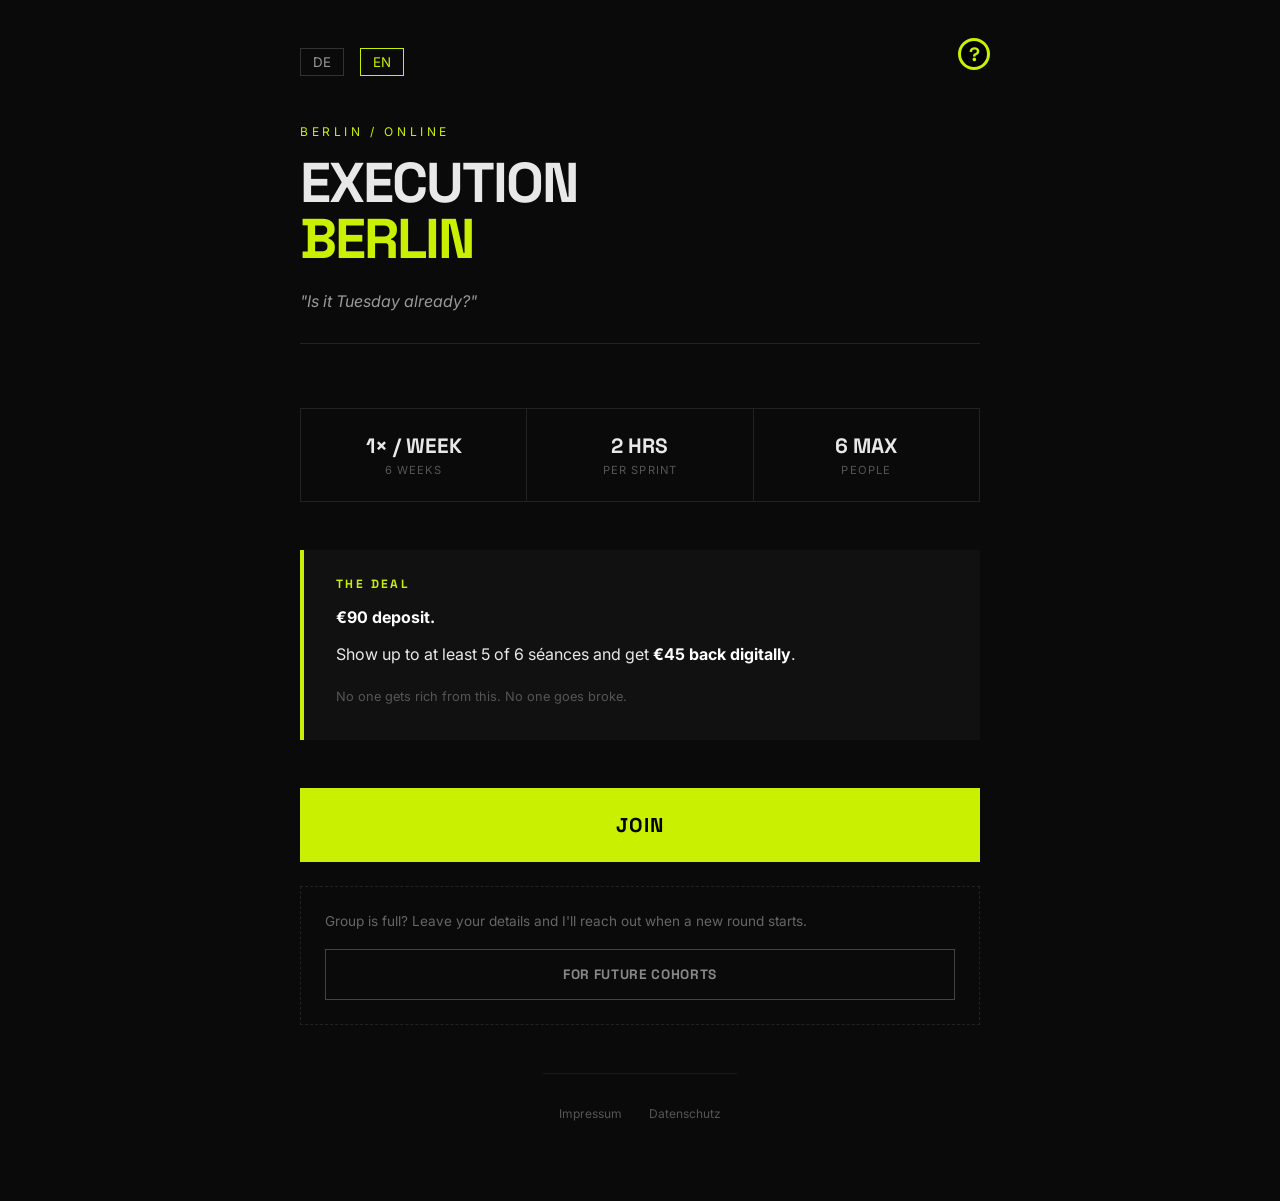
<file: index.html>
<!DOCTYPE html>
<html lang="de">
<head>
    <meta charset="UTF-8">
    <meta name="viewport" content="width=device-width, initial-scale=1.0">
    <title>EXECUTION BERLIN | Work Séance Collective</title>
    <meta name="description" content="6 weeks of focused work. Once a week. €60 in, €30 back if you show up. Berlin / Online.">
    <link rel="stylesheet" href="style.css">
    <link rel="preconnect" href="https://fonts.googleapis.com">
    <link rel="preconnect" href="https://fonts.gstatic.com" crossorigin>
    <link href="https://fonts.googleapis.com/css2?family=Space+Grotesk:wght@700;900&family=Inter:wght@400;700&display=swap" rel="stylesheet">
    <style>
        /* --- MODAL --- */
        #modal-overlay {
            display: none;
            position: fixed;
            top: 0; left: 0; width: 100%; height: 100%;
            background: rgba(0,0,0,0.93);
            z-index: 1000;
            justify-content: center;
            align-items: flex-start;
            padding: 2rem;
            overflow-y: auto;
        }
        #modal-content {
            background: #111;
            border: 1px solid #c8f000;
            padding: 2.5rem;
            max-width: 580px;
            width: 100%;
            margin-top: 2rem;
            position: relative;
            font-family: 'Inter', sans-serif;
        }
        .close-btn {
            position: absolute; top: 1rem; right: 1.5rem;
            cursor: pointer; font-weight: 900; font-size: 1.5rem;
            color: #c8f000; background: none; border: none;
        }
        /* --- FORM --- */
        .modal-title {
            font-family: 'Space Grotesk', sans-serif;
            font-size: 0.75rem;
            letter-spacing: 0.2em;
            text-transform: uppercase;
            color: #c8f000;
            margin-bottom: 2rem;
        }
        .step { display: none; }
        .step.active { display: block; }

        .track-options { display: flex; flex-direction: column; gap: 0.75rem; margin-bottom: 2rem; }
        .track-option {
            display: flex; align-items: flex-start; gap: 0.75rem;
            background: #0a0a0a; border: 1px solid #333;
            padding: 1rem; cursor: pointer; transition: border-color 0.2s;
        }
        .track-option:hover { border-color: #555; }
        .track-option.selected { border-color: #c8f000; }
        .track-option input[type="radio"] { margin-top: 2px; accent-color: #c8f000; flex-shrink: 0; }
        .track-label strong { display: block; color: #fff; font-size: 0.95rem; }
        .track-label span { color: #777; font-size: 0.8rem; }

        .form-group { margin-bottom: 1.25rem; }
        .form-group label {
            display: block; font-size: 0.75rem; text-transform: uppercase;
            letter-spacing: 0.1em; color: #777; margin-bottom: 0.4rem;
        }
        .form-group input {
            width: 100%; background: #0a0a0a; border: 1px solid #333;
            color: #e8e8e8; padding: 0.85rem 1rem;
            font-family: 'Inter', sans-serif; font-size: 1rem; outline: none;
            transition: border-color 0.2s;
        }
        .form-group input:focus { border-color: #c8f000; }

        .modal-btn {
            display: block; width: 100%; background: #c8f000; color: #000;
            border: none; padding: 1.2rem; font-family: 'Space Grotesk', sans-serif;
            font-weight: 900; font-size: 1.1rem; text-transform: uppercase;
            cursor: pointer; transition: background 0.2s; margin-top: 1.5rem;
        }
        .modal-btn:hover { background: #fff; }
        .modal-btn.secondary {
            background: transparent; color: #c8f000; border: 1px solid #c8f000;
            margin-top: 0.75rem; font-size: 0.85rem;
        }
        .modal-btn.secondary:hover { background: #c8f000; color: #000; }

        .error-msg { color: #ff6b6b; font-size: 0.8rem; margin-top: 0.5rem; display: none; }

        /* Confirmation */
        #confirmation h2 {
            font-family: 'Space Grotesk', sans-serif;
            font-size: 1.5rem; font-weight: 900; text-transform: uppercase;
            color: #c8f000; margin-bottom: 1.5rem;
        }
        #confirmation p { line-height: 1.8; margin-bottom: 0.75rem; color: #ccc; }
        #confirmation strong { color: #fff; }
        #confirmation ul { margin: 0.75rem 0; padding-left: 1.5rem; color: #ccc; }
        #confirmation li { margin-bottom: 0.5rem; }

        /* Info Modal & Button */
        .info-btn {
            position: absolute;
            top: -10px;
            right: -10px;
            width: 32px;
            height: 32px;
            border-radius: 50%;
            border: 3px solid #c8f000;
            background-color: #000;
            color: #c8f000;
            font-family: var(--font-heading, 'Space Grotesk', sans-serif);
            font-size: 1.2rem;
            font-weight: 900;
            cursor: pointer;
            display: flex;
            align-items: center;
            justify-content: center;
            transition: background-color 0.15s, color 0.15s;
            z-index: 10;
        }
        .info-btn:hover {
            background-color: #c8f000;
            color: #000;
        }
        #info-overlay {
            display: none; position: fixed;
            top: 0; left: 0; width: 100%; height: 100%;
            background: rgba(0,0,0,0.93); z-index: 1000;
            justify-content: center; align-items: center; padding: 2rem;
        }
        #info-box {
            background: #111; border: 1px solid #c8f000;
            padding: 2.5rem; max-width: 480px; width: 100%;
            position: relative; font-family: 'Inter', sans-serif;
        }
    </style>
</head>
<body>

    <main>
        <div class="header">
            <button class="info-btn" onclick="openInfo()">?</button>
            <div class="lang-toggle">
                <button class="lang-btn active" id="btn-de" onclick="setLang('de')">DE</button>
                <button class="lang-btn" id="btn-en" onclick="setLang('en')">EN</button>
            </div>
            <p class="eyebrow">Berlin / Online</p>
            <h1 class="title">EXECUTION<br><em>BERLIN</em></h1>
            <p class="slogan" id="slogan">"Is it Tuesday already?"</p>
        </div>

        <section class="stats">
            <div class="stat-item">
                <span class="stat-value">1× / WEEK</span>
                <span class="stat-label" id="label-weeks">6 Weeks</span>
            </div>
            <div class="stat-item">
                <span class="stat-value">2 HRS</span>
                <span class="stat-label" id="label-session">Per Séance</span>
            </div>
            <div class="stat-item">
                <span class="stat-value">6 MAX</span>
                <span class="stat-label" id="label-people">People</span>
            </div>
        </section>

        <section class="rule-block">
            <p class="rule-title" id="deal-label">THE DEAL</p>
            <div id="deal-text-de" style="display:none;">
                <p><strong>90€ Pfand-Einsatz-Mischung.</strong></p>
                <p>Erscheine zu mindestens 5 von 6 Terminen und du bekommst <strong>45€ digital auf die Kralle</strong> zurück.</p>
                <p class="fine-print">Wird keiner reich von, keiner arm..</p>
            </div>
            <div id="deal-text-en">
                <p><strong>€90 deposit.</strong></p>
                <p>Show up to at least 5 of 6 séances and get <strong>€45 back digitally</strong>.</p>
                <p class="fine-print">No one gets rich from this. No one goes broke.</p>
            </div>
        </section>

        <button class="cta" id="cta-btn" onclick="openForm()">Join</button>

        <div class="waitlist-block" style="margin-top:1.5rem; border:1px dashed #222; padding:1.5rem; background:#0a0a0a;">
            <p id="waitlist-text" style="color:#666; font-size:0.85rem; line-height:1.6; margin-bottom:1rem;">
                Group is full? Leave your details and I'll reach out when a new round starts.
            </p>
            <button class="cta" id="waitlist-btn" onclick="openWaitlist()" style="background:transparent; border:1px solid #444; color:#888; font-size:0.85rem; padding:1rem;">
                Group is Full — Join Waitlist
            </button>
        </div>
    </main>

    <!-- MODAL -->
    <div id="modal-overlay">
        <div id="modal-content">
            <button class="close-btn" onclick="closeModal()">✕</button>

            <!-- STEP 1: Track Selection -->
            <div class="step active" id="step-track">
                <p class="modal-title" id="step1-label">Which track works for you?</p>
                <div class="track-options">
                    <label class="track-option" id="opt-a">
                        <input type="radio" name="track" value="A">
                        <div class="track-label">
                            <strong id="track-a-title">Track A — Wednesdays, 10:00–12:00</strong>
                            <span id="track-a-sub">6-Week Morning Sprint</span>
                        </div>
                    </label>
                    <label class="track-option" id="opt-b">
                        <input type="radio" name="track" value="B">
                        <div class="track-label">
                            <strong id="track-b-title">Track B — Thursdays, 14:00–16:00</strong>
                            <span id="track-b-sub">6-Week Afternoon Sprint</span>
                        </div>
                    </label>
                    <label class="track-option" id="opt-c">
                        <input type="radio" name="track" value="C">
                        <div class="track-label">
                            <strong id="track-c-title">Both tracks work for me</strong>
                            <span id="track-c-sub">I'm flexible</span>
                        </div>
                    </label>
                </div>
                <p class="error-msg" id="track-error">Please select a track.</p>
                <button class="modal-btn" onclick="goToStep2()" id="next-btn">Continue →</button>
            </div>

            <!-- STEP 2: Contact Details -->
            <div class="step" id="step-contact">
                <p class="modal-title" id="step2-label">Your contact details</p>
                <div class="form-group">
                    <label for="name" id="label-name">Name</label>
                    <input type="text" id="name" placeholder="Your name" required>
                </div>
                <div class="form-group">
                    <label for="contact" id="label-contact">Email or Phone (WhatsApp / Signal)</label>
                    <input type="text" id="contact" placeholder="email@example.com or +49..." required>
                </div>
                <p class="error-msg" id="contact-error">Please fill in all fields.</p>
                <button class="modal-btn" onclick="submitForm()" id="submit-btn">Send</button>
                <button class="modal-btn secondary" onclick="goToStep1()">← Back</button>
            </div>

            <!-- CONFIRMATION -->
            <div class="step" id="step-confirm">
                <div id="confirmation"></div>
                <button class="modal-btn" onclick="closeModal()" style="margin-top:2rem;" id="done-btn">Done</button>
            </div>
        </div>
    </div>

    <!-- INFO MODAL -->
    <div id="info-overlay">
        <div id="info-box">
            <button onclick="closeInfo()" style="position:absolute;top:1rem;right:1.5rem;background:none;border:none;color:#c8f000;font-size:1.5rem;cursor:pointer;font-weight:900;">✕</button>
            <p class="modal-title" id="info-title" style="color:#c8f000; font-size:1.1rem; border-bottom:2px solid #c8f000; padding-bottom:0.5rem; margin-bottom:1.5rem;"></p>
            <p id="info-text" style="line-height:1.6; font-size:1rem; font-weight:500; color:#fff;"></p>
        </div>
    </div>

    <!-- WAITLIST MODAL -->
    <div id="waitlist-overlay" style="display:none; position:fixed; top:0; left:0; width:100%; height:100%; background:rgba(0,0,0,0.93); z-index:1000; justify-content:center; align-items:center; padding:2rem;">
        <div style="background:#111; border:1px solid #444; padding:2.5rem; max-width:480px; width:100%; position:relative; font-family:Inter,sans-serif;">
            <button onclick="closeWaitlist()" style="position:absolute;top:1rem;right:1.5rem;background:none;border:none;color:#c8f000;font-size:1.5rem;cursor:pointer;font-weight:900;">✕</button>
            <p class="modal-title" id="waitlist-modal-label">Leave your details</p>
            <div class="form-group">
                <label for="w-name" id="wlabel-name">Name</label>
                <input type="text" id="w-name" placeholder="Your name">
            </div>
            <div class="form-group">
                <label for="w-contact" id="wlabel-contact">Email or Phone</label>
                <input type="text" id="w-contact" placeholder="email@example.com or +49...">
            </div>
            <button class="modal-btn" onclick="submitWaitlist()">I'm interested</button>
        </div>
    </div>

    <script>
        let currentLang = 'en';
        let selectedTrack = null;

        // Track selection highlight
        document.querySelectorAll('.track-option input[type="radio"]').forEach(radio => {
            radio.addEventListener('change', () => {
                document.querySelectorAll('.track-option').forEach(el => el.classList.remove('selected'));
                radio.closest('.track-option').classList.add('selected');
                selectedTrack = radio.value;
            });
        });

        const copy = {
            en: {
                slogan: '"Is it Tuesday already?"',
                labelWeeks: '6 Weeks', labelSession: 'Per Sprint', labelPeople: 'People',
                dealLabel: 'THE DEAL',
                step1Label: 'Which track works for you?',
                step2Label: 'Your contact details',
                trackATitle: 'Track A — Wednesdays, 10:00–12:00', trackASub: '6-Week Morning Sprint',
                trackBTitle: 'Track B — Thursdays, 14:00–16:00', trackBSub: '6-Week Afternoon Sprint',
                trackCTitle: 'Both tracks work for me', trackCSub: "I'm flexible",
                labelName: 'Name', labelContact: 'Email or Phone (WhatsApp / Signal)',
                nextBtn: 'Continue →', submitBtn: 'Send', doneBtn: 'Done',
                waitlistModalLabel: 'Leave your details',
                wlabelName: 'Name', wlabelContact: 'Email or Phone',
                trackNames: { A: 'Track A (Wed 10–12)', B: 'Track B (Thu 14–16)', C: 'Both tracks' },
                ordinals: ['1st', '2nd', '3rd', '4th', '5th'],
                waitlistTextEmpty: "Group is full? Leave your details and I'll reach out when a new round starts.",
                waitlistTextFull: "This round is fully booked. Join the waitlist and be the first to know when the next round starts.",
                waitlistBtnEmpty: "For future cohorts",
                waitlistBtnFull: "Join the Waitlist",
                ctaBtnEmpty: "Join",
                ctaBtnFull: "Full — Waitlist",
                infoTitle: "What's this?",
                infoText: "It is a focused co-working séance. Online. We meet once a week for 2 hours to work on our projects. The deposit makes sure everyone actually shows up.",
                msg: (name, track, n) => `
                    <h2>You're in.</h2>
                    <p>Hey <strong>${name}</strong> — you're the <strong>${copy.en.ordinals[n-1]} participant</strong>.</p>
                    <p>Track preference: <strong>${copy.en.trackNames[track]}</strong>.</p>
                    <p style="margin-top:1rem">Once the group is full (max 6), I'll reach out with:</p>
                    <ul>
                        <li>Confirmed start date & weekday</li>
                        <li>Payment details (€90 deposit — Wise)</li>
                        <li>Sprint login / location</li>
                    </ul>`,
                msgFull: (name, track) => `
                    <h2>Group is full.</h2>
                    <p>Hey <strong>${name}</strong> — you're the <strong>6th and final participant</strong>. We're starting soon.</p>
                    <p>Track preference: <strong>${copy.en.trackNames[track]}</strong>.</p>
                    <p style="margin-top:1rem">You'll receive shortly:</p>
                    <ul>
                        <li>Confirmed start date & weekday</li>
                        <li>Payment details (€90 deposit — Wise)</li>
                        <li>Sprint login / location</li>
                    </ul>`,
                waitlistConfirm: (name) => `<h2>Noted.</h2><p>Got it, <strong>${name}</strong>. I'll reach out when the next round opens.</p>`
            },
            de: {
                slogan: '„Ist denn heute schon Dienstag?“',
                labelWeeks: '6 Wochen', labelSession: 'Pro Sprint', labelPeople: 'Personen',
                dealLabel: 'DER DEAL',
                step1Label: 'Welcher Termin passt dir?',
                step2Label: 'Deine Kontaktdaten',
                trackATitle: 'Track A — Mittwoch, 10:00–12:00', trackASub: '6-Wochen Morgensprint',
                trackBTitle: 'Track B — Donnerstag, 14:00–16:00', trackBSub: '6-Wochen Nachmittagssprint',
                trackCTitle: 'Beide Tage passen mir', trackCSub: 'Ich bin flexibel',
                labelName: 'Name', labelContact: 'Email oder Telefon (WhatsApp / Signal)',
                nextBtn: 'Weiter →', submitBtn: 'Absenden', doneBtn: 'Fertig',
                waitlistModalLabel: 'Kontaktdaten dalassen',
                wlabelName: 'Name', wlabelContact: 'Email oder Telefon',
                trackNames: { A: 'Track A (Mi 10–12)', B: 'Track B (Do 14–16)', C: 'Beide Tracks' },
                ordinals: ['erste', 'zweite', 'dritte', 'vierte', 'fünfte'],
                waitlistTextEmpty: "Noch freie Plätze — du hast gerade keine Zeit oder willst erst bei der nächsten Runde mitmachen? Lass deine Kontaktdaten da.",
                waitlistTextFull: "Diese Runde ist voll besetzt. Trag dich in die Warteliste ein und erfahre als Erste/r, wenn wir die nächste Runde starten.",
                waitlistBtnEmpty: "Für spätere Runden eintragen",
                waitlistBtnFull: "Auf die Warteliste setzen",
                ctaBtnEmpty: "Teilnehmen",
                ctaBtnFull: "Ausgebucht / Warteliste",
                infoTitle: "Was'n das?",
                infoText: "Es ist eine fokussierte Co-Working Séance. Online. Wir treffen uns einmal die Woche für 2 Stunden, um an unseren Projekten zu arbeiten. Der Pfand sorgt dafür, dass alle auch wirklich erscheinen.",
                msg: (name, track, n) => `
                    <h2>Du bist dabei.</h2>
                    <p>Hey <strong>${name}</strong> — du bist die/der <strong>${copy.de.ordinals[n-1]} Teilnehmende</strong>.</p>
                    <p>Terminwunsch: <strong>${copy.de.trackNames[track]}</strong>.</p>
                    <p style="margin-top:1rem">Sobald die Gruppe voll ist (max. 6), melde ich mich mit:</p>
                    <ul>
                        <li>Startermin & Wochentag</li>
                        <li>Bankverbindung (90€ – Wise)</li>
                        <li>Einwahldaten / Adresse</li>
                    </ul>`,
                msgFull: (name, track) => `
                    <h2>Gruppe voll.</h2>
                    <p>Hey <strong>${name}</strong> — du bist die/der <strong>sechste und letzte Teilnehmende</strong>. Wir starten bald.</p>
                    <p>Terminwunsch: <strong>${copy.de.trackNames[track]}</strong>.</p>
                    <p style="margin-top:1rem">Du bekommst in Kürze:</p>
                    <ul>
                        <li>Startermin & Wochentag</li>
                        <li>Bankverbindung (90€ – Wise)</li>
                        <li>Einwahldaten / Adresse</li>
                    </ul>`,
                waitlistConfirm: (name) => `<h2>Notiert.</h2><p>Alles klar, <strong>${name}</strong>. Ich melde mich wenn eine neue Runde startet.</p>`
            }
        };

        function setLang(lang) {
            currentLang = lang;
            const c = copy[lang];
            document.getElementById('slogan').textContent = c.slogan;
            document.getElementById('label-weeks').textContent = c.labelWeeks;
            document.getElementById('label-session').textContent = c.labelSession;
            document.getElementById('label-people').textContent = c.labelPeople;
            document.getElementById('deal-label').textContent = c.dealLabel;
            
            // Set popup texts
            document.getElementById('info-title').textContent = c.infoTitle;
            document.getElementById('info-text').textContent = c.infoText;

            document.getElementById('step1-label').textContent = c.step1Label;
            document.getElementById('step2-label').textContent = c.step2Label;
            document.getElementById('track-a-title').textContent = c.trackATitle;
            document.getElementById('track-a-sub').textContent = c.trackASub;
            document.getElementById('track-b-title').textContent = c.trackBTitle;
            document.getElementById('track-b-sub').textContent = c.trackBSub;
            document.getElementById('track-c-title').textContent = c.trackCTitle;
            document.getElementById('track-c-sub').textContent = c.trackCSub;
            document.getElementById('label-name').textContent = c.labelName;
            document.getElementById('label-contact').textContent = c.labelContact;
            document.getElementById('next-btn').textContent = c.nextBtn;
            document.getElementById('submit-btn').textContent = c.submitBtn;
            document.getElementById('done-btn').textContent = c.doneBtn;
            document.getElementById('waitlist-modal-label').textContent = c.waitlistModalLabel;
            document.getElementById('wlabel-name').textContent = c.wlabelName;
            document.getElementById('wlabel-contact').textContent = c.wlabelContact;
            document.getElementById('deal-text-de').style.display = lang === 'de' ? '' : 'none';
            document.getElementById('deal-text-en').style.display = lang === 'en' ? '' : 'none';
            document.getElementById('btn-de').classList.toggle('active', lang === 'de');
            document.getElementById('btn-en').classList.toggle('active', lang === 'en');
            
            updateWaitlistUI();
        }

        function showStep(id) {
            document.querySelectorAll('.step').forEach(s => s.classList.remove('active'));
            document.getElementById(id).classList.add('active');
        }

        function openForm() {
            document.getElementById('modal-overlay').style.display = 'flex';
            showStep('step-track');
        }

        function closeModal() {
            document.getElementById('modal-overlay').style.display = 'none';
        }

        function goToStep1() { showStep('step-track'); }

        function goToStep2() {
            if (!selectedTrack) {
                document.getElementById('track-error').style.display = 'block';
                return;
            }
            document.getElementById('track-error').style.display = 'none';
            showStep('step-contact');
        }

        function submitForm() {
            const name = document.getElementById('name').value.trim();
            const contact = document.getElementById('contact').value.trim();
            if (!name || !contact) {
                document.getElementById('contact-error').style.display = 'block';
                return;
            }
            document.getElementById('contact-error').style.display = 'none';

            let count = parseInt(localStorage.getItem('berlin-count') || '0');
            count++; if (count > 6) count = 1;
            localStorage.setItem('berlin-count', count);
            updateWaitlistUI();

            const c = copy[currentLang];
            document.getElementById('confirmation').innerHTML = count < 6 ? c.msg(name, selectedTrack, count) : c.msgFull(name, selectedTrack);
            showStep('step-confirm');

            const subject = encodeURIComponent(`[Execution Berlin] ${name} — Track ${selectedTrack}`);
            const body = encodeURIComponent(`Name: ${name}\nContact: ${contact}\nTrack: ${selectedTrack}\nParticipant #: ${count}`);
            window.location.href = `mailto:benjamin.t.karcher@gmail.com?subject=${subject}&body=${body}`;
        }

        function openWaitlist() { document.getElementById('waitlist-overlay').style.display = 'flex'; }
        function closeWaitlist() { document.getElementById('waitlist-overlay').style.display = 'none'; }

        function submitWaitlist() {
            const name = document.getElementById('w-name').value.trim();
            const contact = document.getElementById('w-contact').value.trim();
            if (!name) return;
            closeWaitlist();
            const subject = encodeURIComponent(`[Execution Berlin] Waitlist — ${name}`);
            const body = encodeURIComponent(`Name: ${name}\nContact: ${contact}\nWAITLIST`);
            window.location.href = `mailto:benjamin.t.karcher@gmail.com?subject=${subject}&body=${body}`;
        }

        function openInfo() {
            document.getElementById('info-overlay').style.display = 'flex';
        }
        function closeInfo() {
            document.getElementById('info-overlay').style.display = 'none';
        }

        function updateWaitlistUI() {
            const count = parseInt(localStorage.getItem('berlin-count') || '0');
            const ctaBtn = document.getElementById('cta-btn');
            const infoText = document.getElementById('waitlist-text');
            const triggerBtn = document.getElementById('waitlist-btn');
            const c = copy[currentLang];

            if (!c) return;

            if (count >= 6) {
                if (ctaBtn) {
                    ctaBtn.textContent = c.ctaBtnFull;
                    ctaBtn.style.backgroundColor = "#555";
                    ctaBtn.style.border = "1px solid #555";
                }
                if (infoText) {
                    infoText.textContent = c.waitlistTextFull;
                }
                if (triggerBtn) {
                    triggerBtn.textContent = c.waitlistBtnFull;
                }
            } else {
                if (ctaBtn) {
                    ctaBtn.textContent = c.ctaBtnEmpty;
                    ctaBtn.style.backgroundColor = "";
                    ctaBtn.style.border = "";
                }
                if (infoText) {
                    infoText.textContent = c.waitlistTextEmpty;
                }
                if (triggerBtn) {
                    triggerBtn.textContent = c.waitlistBtnEmpty;
                }
            }
        }

        // Init English
        setLang('en');
    </script>

    <footer style="text-align:center; padding:2rem 1rem; font-size:0.75rem; font-family:'Inter',sans-serif; border-top:1px solid #1a1a1a; margin-top:3rem;">
        <a href="https://legal-bk.vercel.app#impressum" style="color:#555; text-decoration:none; margin-right:1.5rem;">Impressum</a>
        <a href="https://legal-bk.vercel.app#datenschutz" style="color:#555; text-decoration:none;">Datenschutz</a>
    </footer>

</body>
</html>
</file>
<file: style.css>
:root {
    --bg-color: #0a0a0a;
    --text-color: #e8e8e8;
    --accent-color: #c8f000;
    /* Berlin neon green */
    --border-color: #c8f000;
    --sub-color: #555555;
    --font-heading: 'Space Grotesk', sans-serif;
    --font-body: 'Inter', sans-serif;
}

* {
    margin: 0;
    padding: 0;
    box-sizing: border-box;
}

body {
    background-color: var(--bg-color);
    color: var(--text-color);
    font-family: var(--font-body);
    display: flex;
    flex-direction: column;
    align-items: center;
    padding: 3rem 2rem;
    min-height: 100vh;
}

main {
    max-width: 680px;
    width: 100%;
}

.header {
    margin-bottom: 4rem;
    border-bottom: 1px solid #222;
    padding-bottom: 2rem;
    position: relative;
}

.eyebrow {
    font-size: 0.75rem;
    letter-spacing: 0.3em;
    text-transform: uppercase;
    color: var(--accent-color);
    margin-bottom: 1rem;
}

.title {
    font-family: var(--font-heading);
    font-size: 3.5rem;
    font-weight: 900;
    line-height: 1;
    letter-spacing: -2px;
    text-transform: uppercase;
}

.title em {
    font-style: normal;
    color: var(--accent-color);
}

.slogan {
    margin-top: 1.5rem;
    font-size: 1rem;
    color: #999;
    font-style: italic;
}

.stats {
    display: grid;
    grid-template-columns: 1fr 1fr 1fr;
    gap: 1px;
    background: #222;
    border: 1px solid #222;
    margin-bottom: 3rem;
}

.stat-item {
    background: var(--bg-color);
    padding: 1.5rem 1rem;
    text-align: center;
}

.stat-value {
    font-family: var(--font-heading);
    font-size: 1.3rem;
    font-weight: 900;
    display: block;
    white-space: nowrap;
}

.stat-label {
    font-size: 0.7rem;
    text-transform: uppercase;
    letter-spacing: 0.1em;
    color: var(--sub-color);
    margin-top: 0.25rem;
    display: block;
}

.rule-block {
    border-left: 4px solid var(--accent-color);
    padding: 1.5rem 2rem;
    background: #111;
    margin-bottom: 3rem;
}

.rule-title {
    font-family: var(--font-heading);
    font-weight: 900;
    text-transform: uppercase;
    font-size: 0.75rem;
    letter-spacing: 0.2em;
    color: var(--accent-color);
    margin-bottom: 1rem;
}

.rule-block p {
    line-height: 1.8;
    margin-bottom: 0.5rem;
}

.rule-block strong {
    color: #fff;
}

.fine-print {
    font-size: 0.8rem;
    color: var(--sub-color);
    margin-top: 1rem;
}

.lang-toggle {
    display: flex;
    gap: 1rem;
    margin-bottom: 3rem;
    font-size: 0.8rem;
}

.lang-btn {
    cursor: pointer;
    background: none;
    border: 1px solid #333;
    color: #999;
    padding: 0.3rem 0.75rem;
    font-family: var(--font-body);
}

.lang-btn.active {
    border-color: var(--accent-color);
    color: var(--accent-color);
}

.cta {
    display: block;
    background-color: var(--accent-color);
    color: #000;
    text-align: center;
    padding: 1.5rem;
    font-family: var(--font-heading);
    font-weight: 900;
    font-size: 1.25rem;
    text-decoration: none;
    text-transform: uppercase;
    letter-spacing: 0.05em;
    transition: all 0.2s ease;
    cursor: pointer;
    border: none;
    width: 100%;
}

.cta:hover {
    background-color: #fff;
}

/* Modal */
#modal-overlay {
    display: none;
    position: fixed;
    top: 0;
    left: 0;
    width: 100%;
    height: 100%;
    background: rgba(0, 0, 0, 0.92);
    z-index: 1000;
    justify-content: center;
    align-items: center;
    padding: 2rem;
}

#modal-content {
    background: #111;
    border: 1px solid var(--accent-color);
    padding: 2.5rem;
    max-width: 580px;
    width: 100%;
    position: relative;
}

.close-btn {
    position: absolute;
    top: 1rem;
    right: 1.5rem;
    cursor: pointer;
    font-weight: 900;
    font-size: 1.5rem;
    color: var(--accent-color);
    background: none;
    border: none;
}

#registration-text h2 {
    font-family: var(--font-heading);
    font-size: 1.5rem;
    font-weight: 900;
    text-transform: uppercase;
    color: var(--accent-color);
    margin-bottom: 1.5rem;
}

#registration-text p {
    line-height: 1.8;
    margin-bottom: 0.75rem;
    color: #ccc;
}

#registration-text strong {
    color: #fff;
}

#registration-text ul {
    margin: 0.75rem 0;
    padding-left: 1.5rem;
    color: #ccc;
}

#registration-text li {
    margin-bottom: 0.5rem;
}

@media (max-width: 500px) {
    .title {
        font-size: 2.5rem;
    }

    .stats {
        grid-template-columns: 1fr 1fr;
    }
}
</file>
